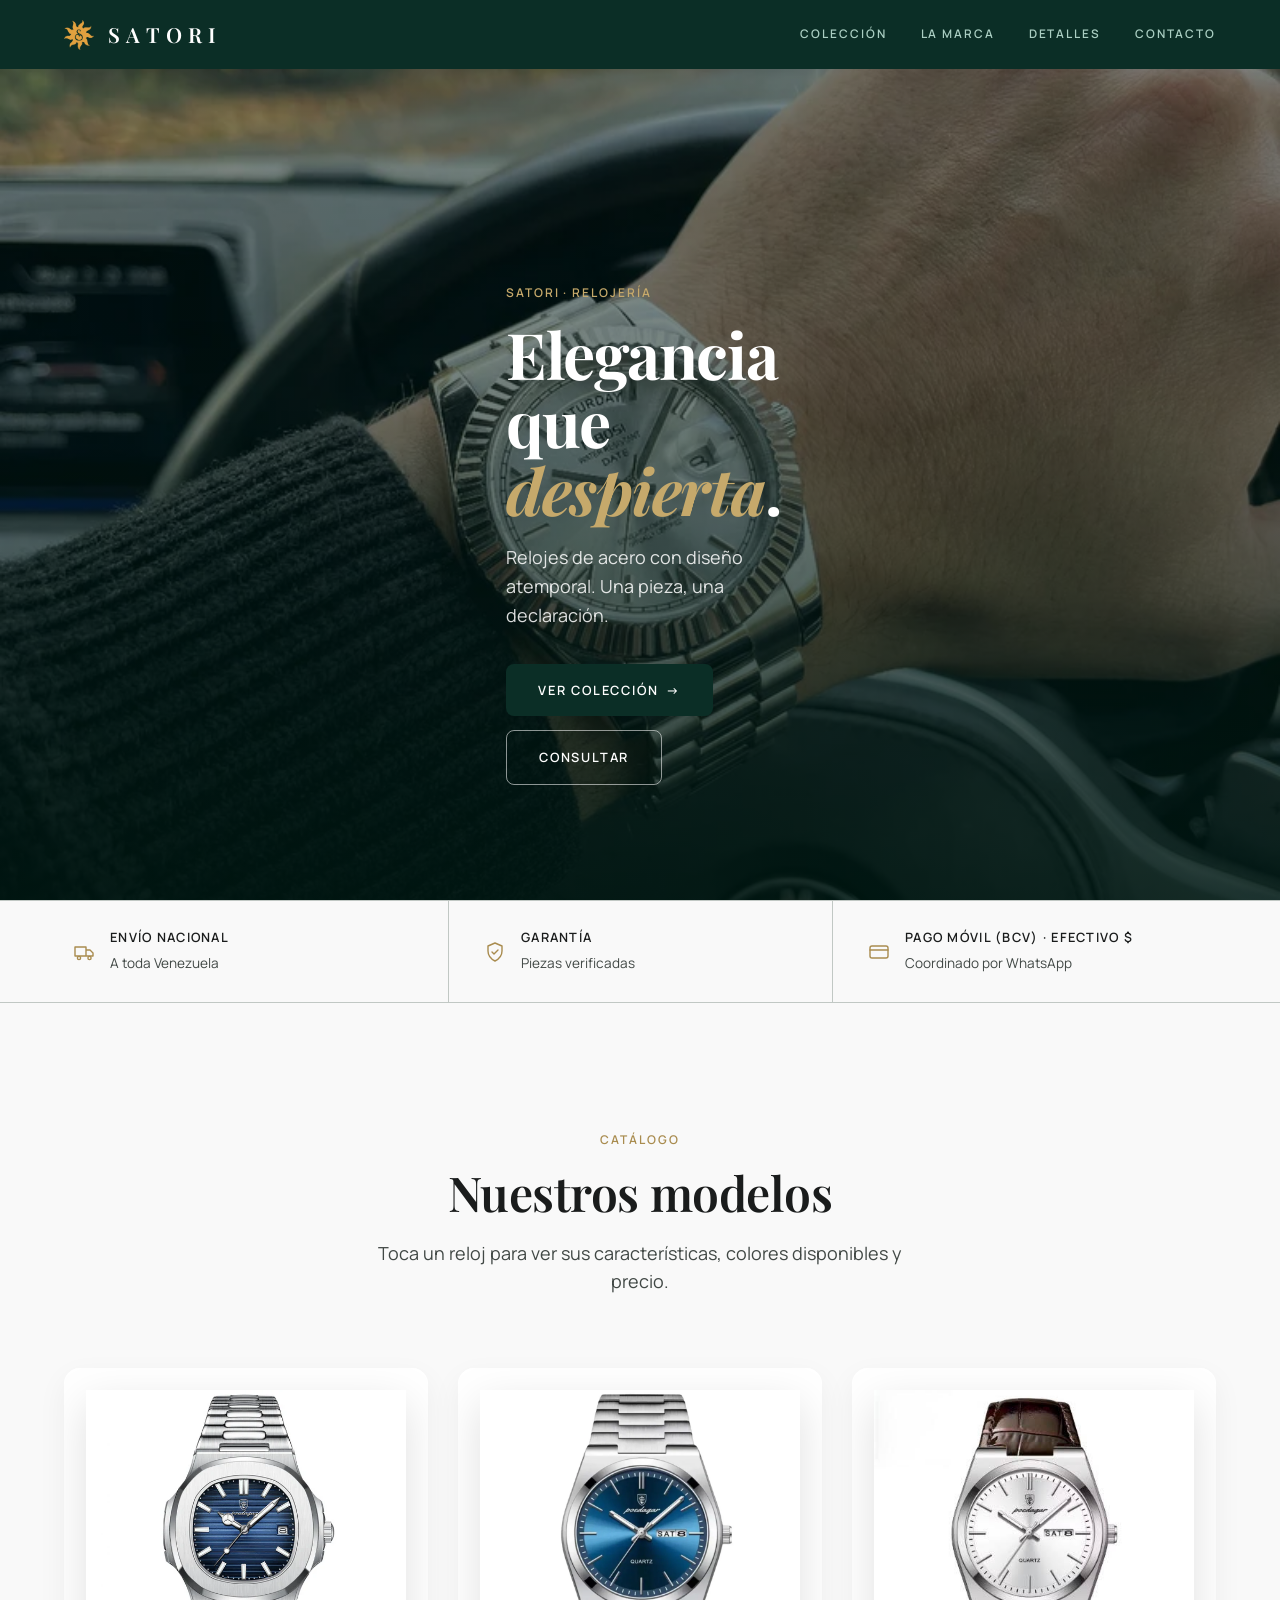
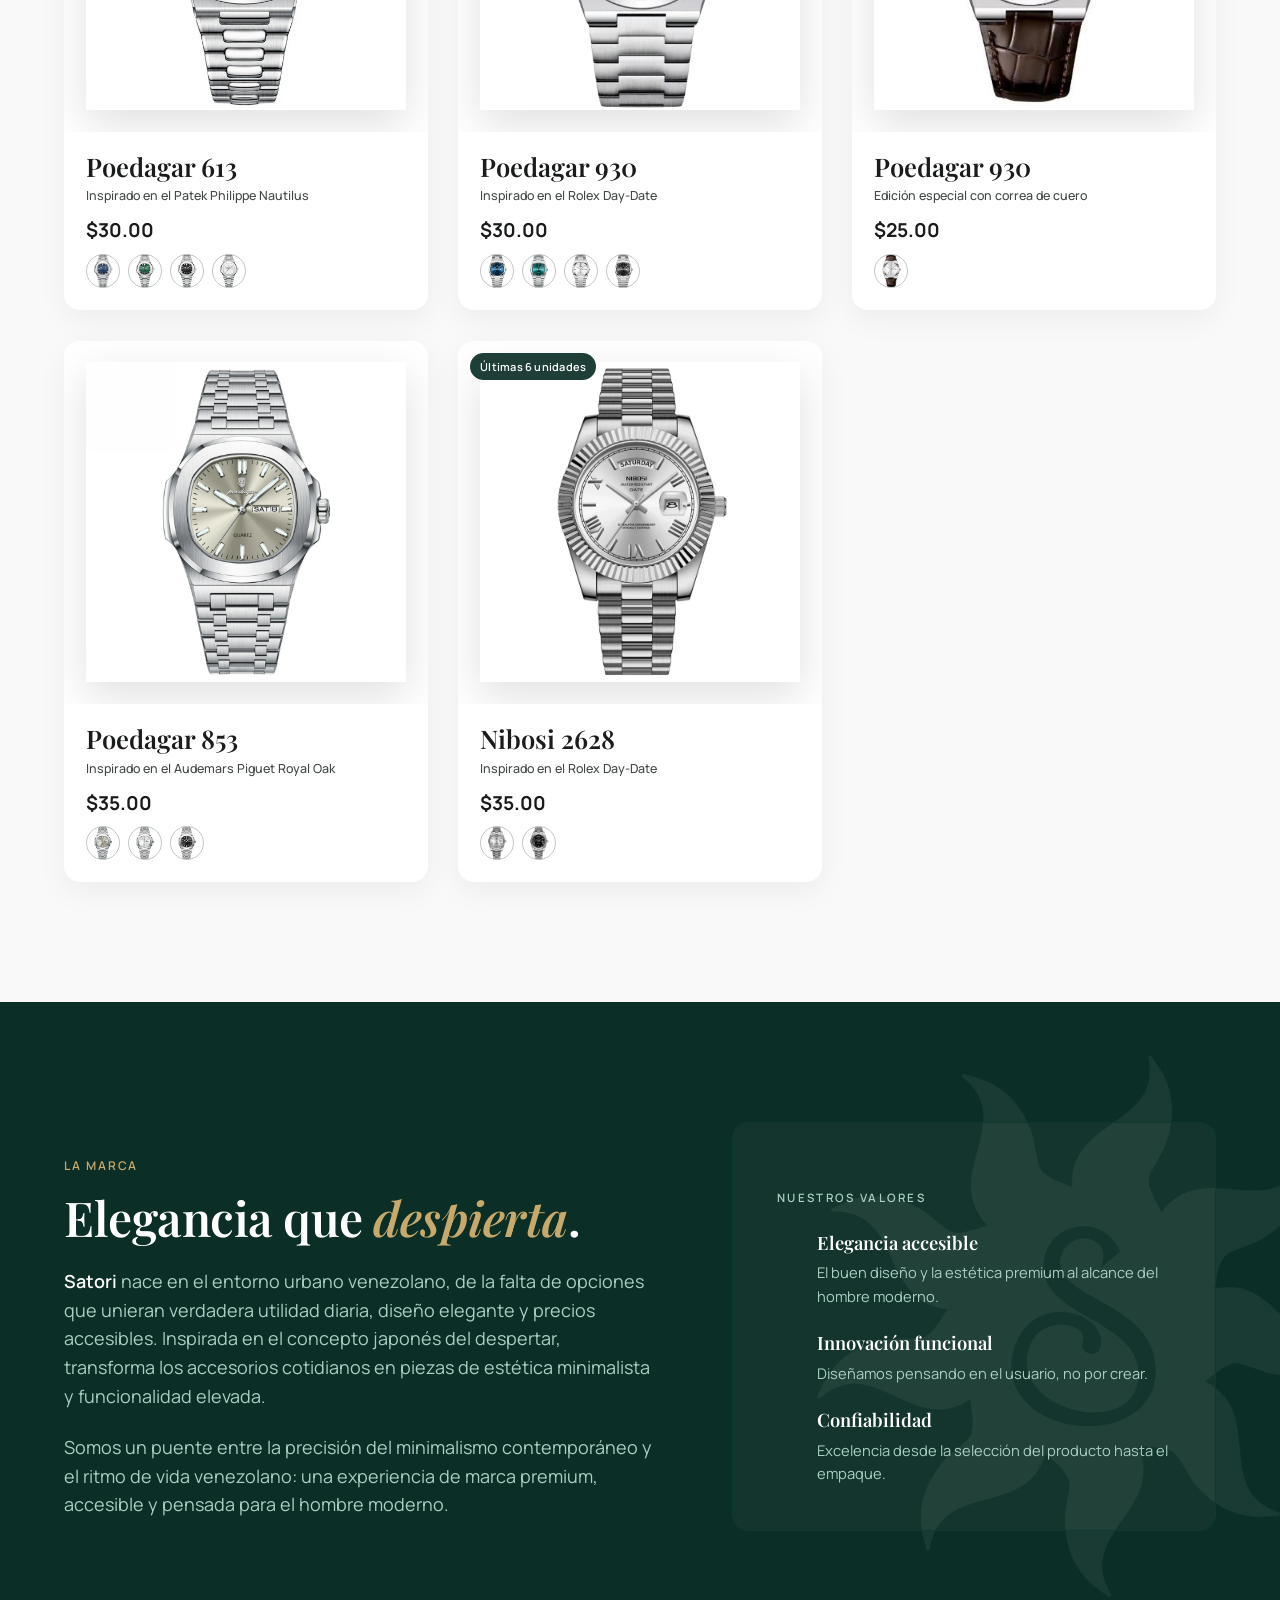
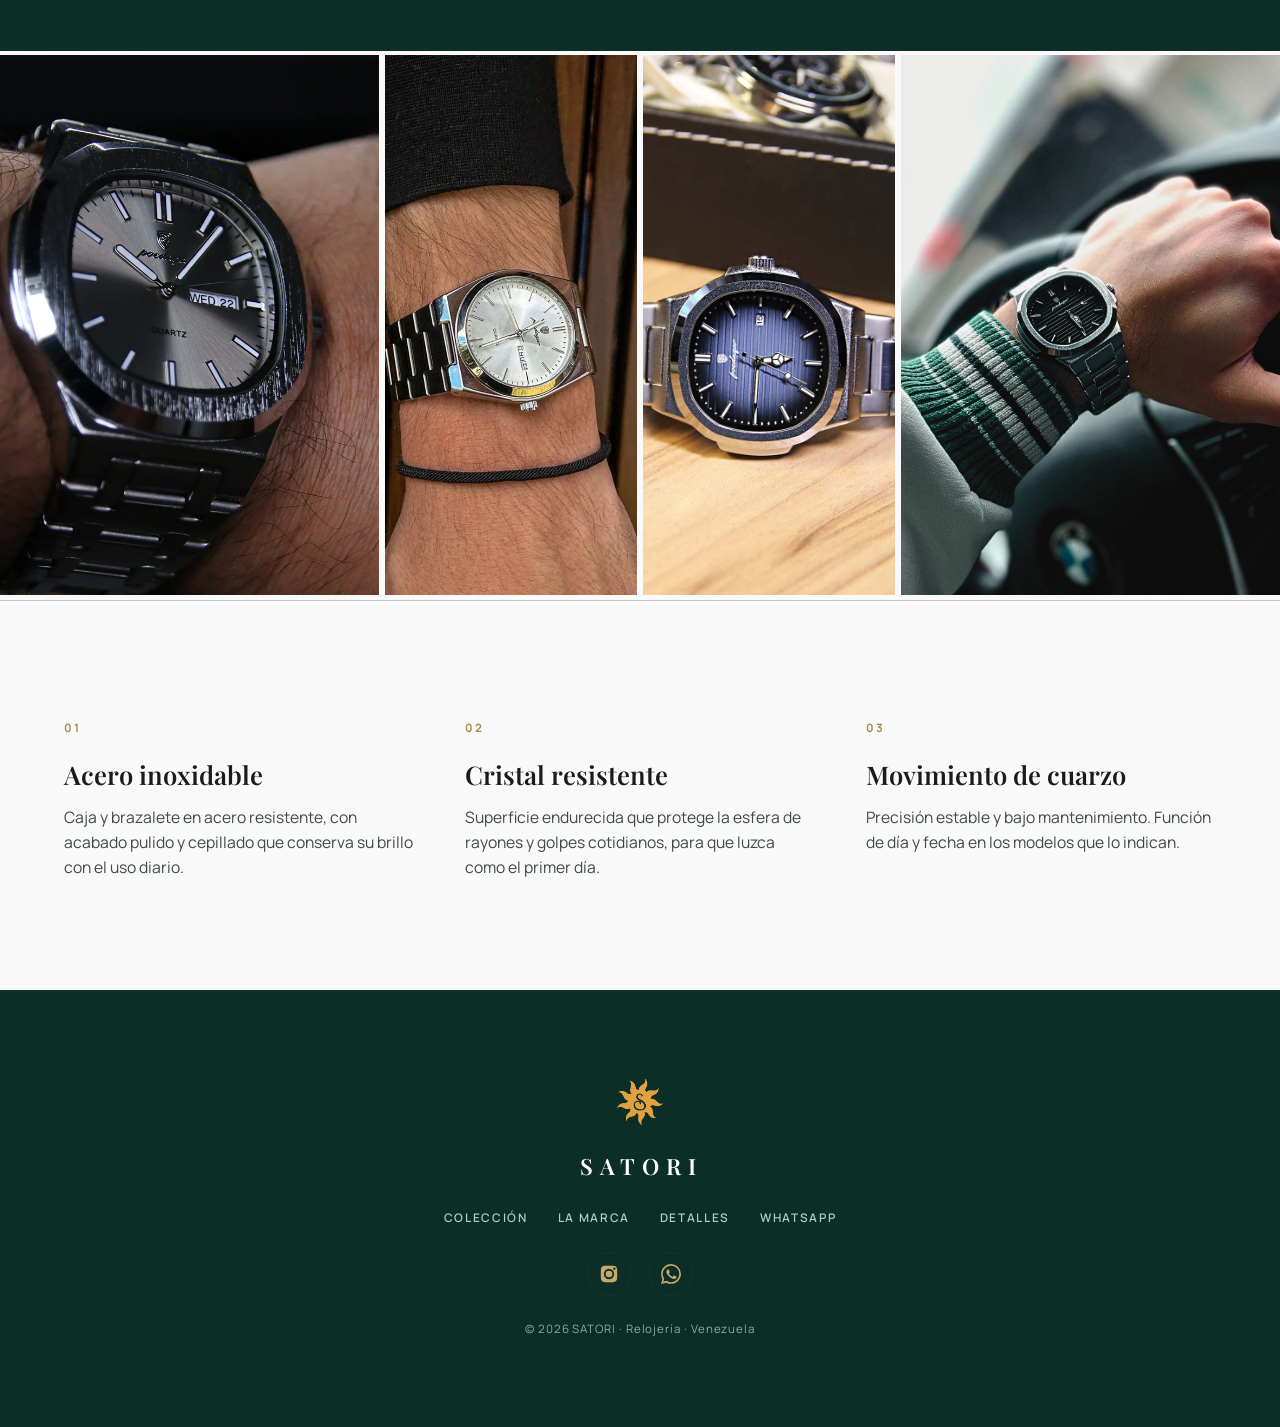
<file: index.html>
<!DOCTYPE html>
<html lang="es">
<head>
  <meta charset="UTF-8" />
  <meta name="viewport" content="width=device-width, initial-scale=1.0" />
  <title>SATORI — Relojería</title>
  <meta name="description" content="SATORI · Relojes de acero inoxidable con diseño atemporal. Catálogo de relojería en Venezuela." />

  <!-- Tipografías: Playfair Display (titulares) + Manrope (cuerpo/UI) -->
  <link rel="preconnect" href="https://fonts.googleapis.com" />
  <link rel="preconnect" href="https://fonts.gstatic.com" crossorigin />
  <link href="https://fonts.googleapis.com/css2?family=Playfair+Display:ital,wght@0,500;0,600;0,700;1,500;1,600&family=Manrope:wght@400;500;600;700&display=swap" rel="stylesheet" />

  <link rel="stylesheet" href="assets/css/styles.css" />
</head>
<body>

  <!-- ============================ HEADER ============================ -->
  <header class="header" id="header">
    <div class="wrap header__bar">
      <a class="brand" href="#top" aria-label="SATORI — inicio">
        <img class="brand__mark" src="assets/brand/logo-gold.png" alt="" />
        <span class="brand__name">Satori</span>
      </a>

      <nav class="nav" aria-label="Principal">
        <a href="#catalogo">Colección</a>
        <a href="#historia">La marca</a>
        <a href="#detalles">Detalles</a>
        <a href="#contacto">Contacto</a>
      </nav>

      <button class="menu-btn" id="menu-open" aria-label="Abrir menú">
        <svg viewBox="0 0 24 24" fill="none" stroke="currentColor" stroke-width="1.6" stroke-linecap="round"><path d="M4 7h16M4 12h16M4 17h16"/></svg>
      </button>
    </div>
  </header>

  <!-- Drawer móvil -->
  <div class="drawer" id="drawer" aria-hidden="true">
    <button class="drawer__close" id="menu-close" aria-label="Cerrar menú">
      <svg viewBox="0 0 24 24" fill="none" stroke="currentColor" stroke-width="1.6" stroke-linecap="round"><path d="M6 6l12 12M18 6L6 18"/></svg>
    </button>
    <nav aria-label="Menú móvil">
      <a href="#catalogo">Colección</a>
      <a href="#historia">La marca</a>
      <a href="#detalles">Detalles</a>
      <a href="#contacto">Contacto</a>
    </nav>
  </div>

  <main id="top">

    <!-- ============================ HERO ============================ -->
    <section class="hero">
      <div class="hero__media" style="background-image:url('assets/products/lifestyle/hero.webp')" role="img" aria-label="Reloj SATORI en la muñeca"></div>
      <div class="wrap hero__content">
        <p class="eyebrow">Satori · Relojería</p>
        <h1>Elegancia que <em>despierta</em>.</h1>
        <p class="hero__sub">Relojes de acero con diseño atemporal. Una pieza, una declaración.</p>
        <div class="hero__cta">
          <a class="btn btn--primary" href="#catalogo">Ver colección <span class="arrow">→</span></a>
          <a class="btn btn--ghost-light" data-wa target="_blank" rel="noopener" href="#">Consultar</a>
        </div>
      </div>
    </section>

    <!-- ======================= BARRA DE CONFIANZA ==================== -->
    <section class="trust">
      <div class="wrap trust__row">
        <div class="trust__item">
          <svg viewBox="0 0 24 24" fill="none" stroke="currentColor" stroke-width="1.4" stroke-linecap="round" stroke-linejoin="round"><path d="M3 7h11v9H3zM14 10h4l3 3v3h-7z"/><circle cx="7" cy="18" r="1.6"/><circle cx="17.5" cy="18" r="1.6"/></svg>
          <div><b>Envío nacional</b><span>A toda Venezuela</span></div>
        </div>
        <div class="trust__item">
          <svg viewBox="0 0 24 24" fill="none" stroke="currentColor" stroke-width="1.4" stroke-linecap="round" stroke-linejoin="round"><path d="M12 3l7 3v5c0 4.4-3 8-7 10-4-2-7-5.6-7-10V6z"/><path d="M9 12l2 2 4-4"/></svg>
          <div><b>Garantía</b><span>Piezas verificadas</span></div>
        </div>
        <div class="trust__item">
          <svg viewBox="0 0 24 24" fill="none" stroke="currentColor" stroke-width="1.4" stroke-linecap="round" stroke-linejoin="round"><rect x="3" y="6" width="18" height="12" rx="2"/><path d="M3 10h18"/></svg>
          <div><b>Pago Móvil (BCV) · Efectivo $</b><span>Coordinado por WhatsApp</span></div>
        </div>
      </div>
    </section>

    <!-- ============================ CATÁLOGO ========================= -->
    <section class="catalog" id="catalogo">
      <div class="wrap">
        <header class="catalog__head reveal">
          <p class="eyebrow">Catálogo</p>
          <h2 class="section-title">Nuestros modelos</h2>
          <p class="lede">Toca un reloj para ver sus características, colores disponibles y precio.</p>
        </header>

        <!-- Las colecciones y sus tarjetas se generan solas desde assets/js/products.js -->
        <div id="catalog-root"></div>
      </div>
    </section>

    <!-- ========================= HISTORIA DE MARCA =================== -->
    <section class="story" id="historia">
      <img class="story__mark" src="assets/brand/logo-gold.png" alt="" aria-hidden="true" />
      <div class="wrap story__inner">
        <div class="reveal">
          <p class="eyebrow">La marca</p>
          <h2>Elegancia que <em>despierta</em>.</h2>
          <p><strong>Satori</strong> nace en el entorno urbano venezolano, de la falta de opciones que unieran verdadera utilidad diaria, diseño elegante y precios accesibles. Inspirada en el concepto japonés del despertar, transforma los accesorios cotidianos en piezas de estética minimalista y funcionalidad elevada.</p>
          <p>Somos un puente entre la precisión del minimalismo contemporáneo y el ritmo de vida venezolano: una experiencia de marca premium, accesible y pensada para el hombre moderno.</p>
        </div>
        <div class="story__aside reveal">
          <p class="story__aside-title">Nuestros valores</p>
          <ul class="story__values">
            <li><b>Elegancia accesible</b><span>El buen diseño y la estética premium al alcance del hombre moderno.</span></li>
            <li><b>Innovación funcional</b><span>Diseñamos pensando en el usuario, no por crear.</span></li>
            <li><b>Confiabilidad</b><span>Excelencia desde la selección del producto hasta el empaque.</span></li>
          </ul>
        </div>
      </div>
    </section>

    <!-- ============================ GALERÍA ========================= -->
    <section class="gallery" aria-label="Galería">
      <div class="gallery__grid">
        <figure class="gallery__item gallery__item--wide reveal">
          <img src="assets/products/lifestyle/g1.webp" alt="Reloj SATORI Poedagar 613 sobre cojín" loading="lazy" />
        </figure>
        <figure class="gallery__item reveal">
          <img src="assets/products/lifestyle/g2.webp" alt="Reloj SATORI Poedagar 613 en su estuche" loading="lazy" />
        </figure>
        <figure class="gallery__item reveal">
          <img src="assets/products/lifestyle/g3.webp" alt="Reloj SATORI en ambiente" loading="lazy" />
        </figure>
      <figure class="gallery__item reveal">
       <img src="assets/products/lifestyle/g5.webp.jpg" alt="Reloj SATORI " loading="lazy">
      </figure>
      </div>
    </section>

    <!-- ============================ DETALLES ========================= -->
    <section class="features" id="detalles">
      <div class="wrap">
        <div class="features__grid">
          <div class="feature reveal">
            <span class="feature__num">01</span>
            <h3>Acero inoxidable</h3>
            <p>Caja y brazalete en acero resistente, con acabado pulido y cepillado que conserva su brillo con el uso diario.</p>
          </div>
          <div class="feature reveal">
            <span class="feature__num">02</span>
            <h3>Cristal resistente</h3>
            <p>Superficie endurecida que protege la esfera de rayones y golpes cotidianos, para que luzca como el primer día.</p>
          </div>
          <div class="feature reveal">
            <span class="feature__num">03</span>
            <h3>Movimiento de cuarzo</h3>
            <p>Precisión estable y bajo mantenimiento. Función de día y fecha en los modelos que lo indican.</p>
          </div>
        </div>
      </div>
    </section>

    <!-- ============================ FOOTER =========================== -->
    <footer class="footer" id="contacto">
      <div class="wrap footer__inner">
        <a class="brand" href="#top" aria-label="SATORI — inicio">
          <img class="brand__mark" src="assets/brand/logo-gold.png" alt="" />
        </a>
        <span class="brand__name">Satori</span>

        <nav class="footer__nav" aria-label="Pie de página">
          <a href="#catalogo">Colección</a>
          <a href="#historia">La marca</a>
          <a href="#detalles">Detalles</a>
          <a data-wa target="_blank" rel="noopener" href="#">WhatsApp</a>
        </nav>

        <div class="footer__social">
          <a href="https://www.instagram.com/satori.vnzl/" target="_blank" rel="noopener" aria-label="Instagram">
            <svg viewBox="0 0 24 24" fill="currentColor"><path d="M12 2.16c3.2 0 3.58.01 4.85.07 3.25.15 4.77 1.69 4.92 4.92.06 1.27.07 1.65.07 4.85s-.01 3.58-.07 4.85c-.15 3.23-1.66 4.77-4.92 4.92-1.27.06-1.64.07-4.85.07s-3.58-.01-4.85-.07c-3.26-.15-4.77-1.7-4.92-4.92C2.17 15.58 2.16 15.2 2.16 12s.01-3.58.07-4.85c.15-3.23 1.66-4.77 4.92-4.92C8.42 2.17 8.8 2.16 12 2.16Zm0 3.68A6.16 6.16 0 1 0 18.16 12 6.16 6.16 0 0 0 12 5.84Zm0 10.16A4 4 0 1 1 16 12a4 4 0 0 1-4 4Zm6.4-11.85a1.44 1.44 0 1 0 1.44 1.44 1.44 1.44 0 0 0-1.44-1.44Z"/></svg>
          </a>
          <a data-wa target="_blank" rel="noopener" href="#" aria-label="WhatsApp">
            <svg viewBox="0 0 24 24" fill="currentColor"><path d="M.06 24l1.68-6.13A11.87 11.87 0 0 1 .16 11.9C.16 5.34 5.5.01 12.05.01a11.82 11.82 0 0 1 8.41 3.49 11.82 11.82 0 0 1 3.48 8.41c0 6.56-5.34 11.9-11.9 11.9a11.9 11.9 0 0 1-5.69-1.45L.06 24Zm6.6-3.8c1.68 1 3.28 1.59 5.32 1.59 5.45 0 9.89-4.43 9.89-9.88a9.82 9.82 0 0 0-9.88-9.89C6.55 2 2.1 6.44 2.1 11.9c0 2.22.65 3.88 1.75 5.63l-.99 3.65 3.8-.98Zm11.39-5.46c-.3-.15-1.78-.88-2.06-.98s-.48-.15-.68.15-.78.98-.95 1.18-.35.22-.65.07a8.05 8.05 0 0 1-2.42-1.49 9 9 0 0 1-1.67-2.08c-.17-.3 0-.46.13-.61s.3-.35.45-.53a2 2 0 0 0 .3-.5.55.55 0 0 0-.02-.53c-.08-.15-.68-1.64-.93-2.24s-.5-.51-.68-.52h-.58a1.12 1.12 0 0 0-.8.38 3.37 3.37 0 0 0-1.05 2.51 5.88 5.88 0 0 0 1.23 3.11c.15.2 2.12 3.24 5.14 4.54a17 17 0 0 0 1.72.63 4.13 4.13 0 0 0 1.9.12c.58-.09 1.78-.73 2.03-1.43s.25-1.3.17-1.42-.27-.2-.57-.35Z"/></svg>
          </a>
        </div>

        <p class="footer__legal">© 2026 SATORI · Relojería · Venezuela</p>
      </div>
    </footer>

  </main>

  <!-- Datos primero, lógica después -->
  <script src="assets/js/products.js"></script>
  <script src="assets/js/main.js"></script>
</body>
</html>
</file>
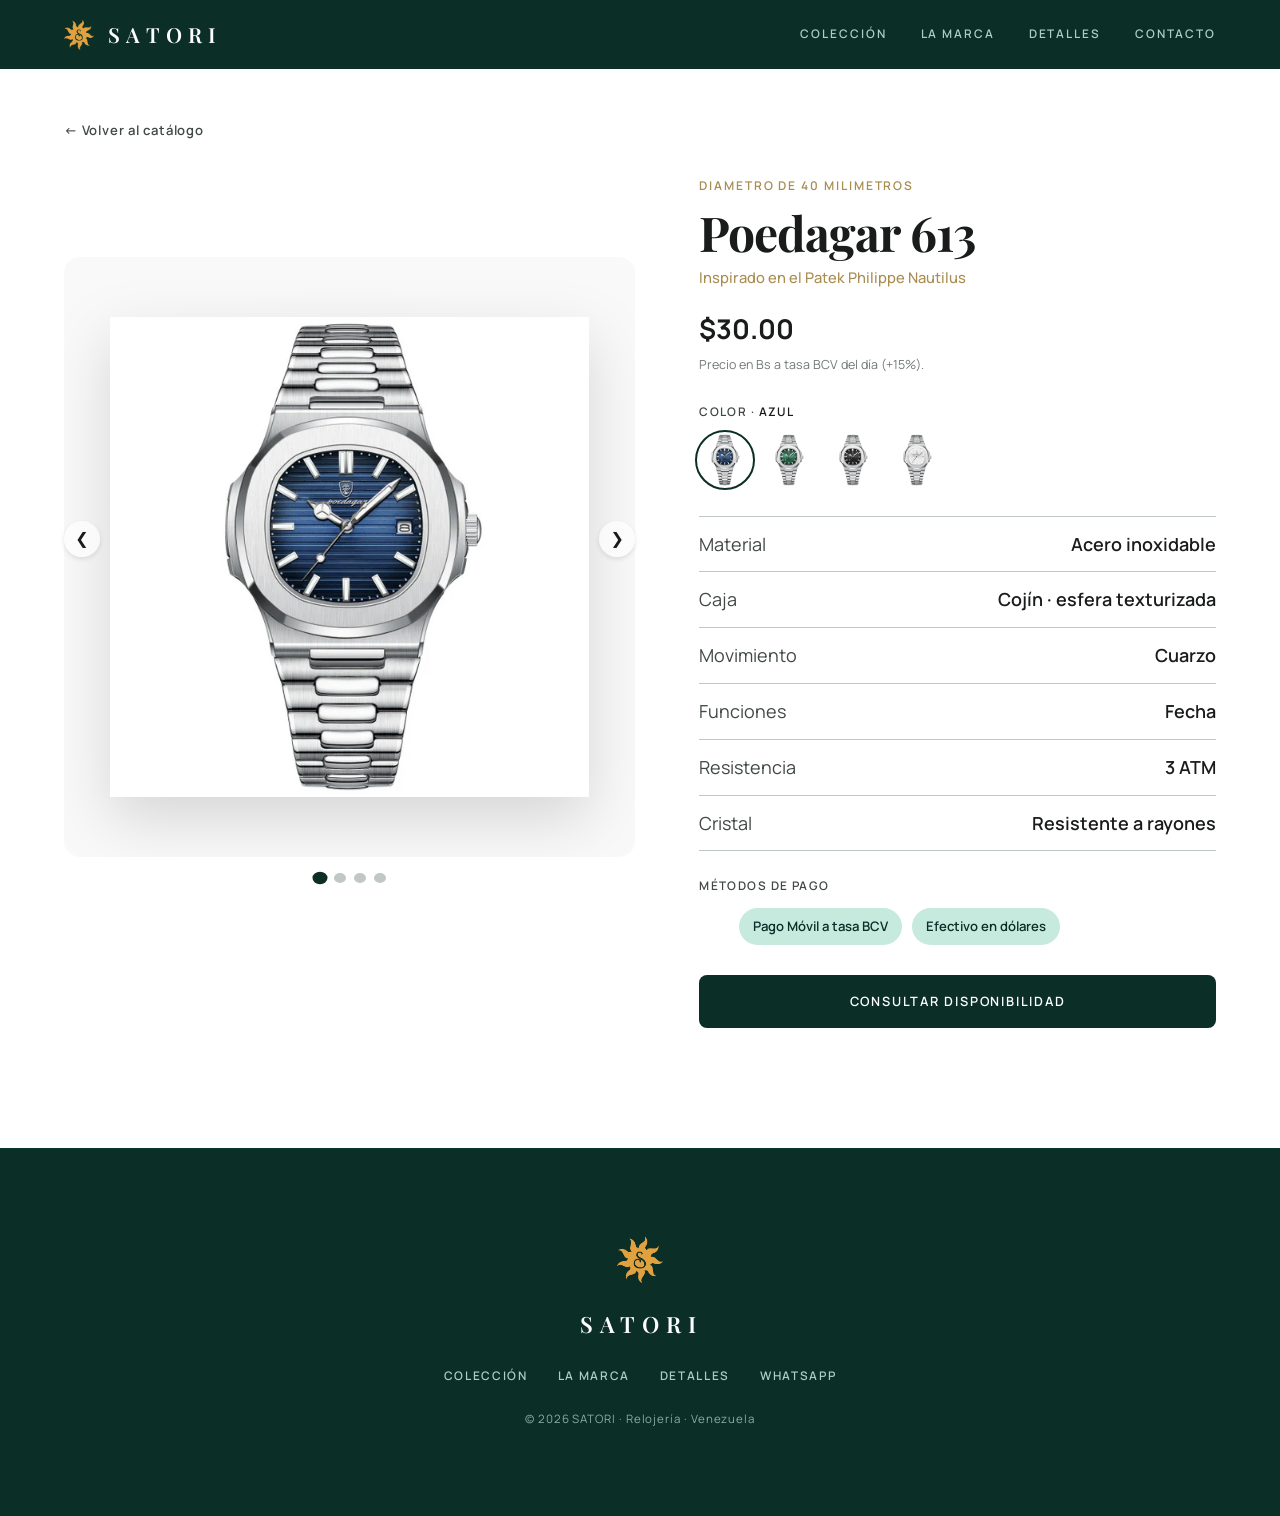
<file: producto.html>
<!DOCTYPE html>
<html lang="es">
<head>
  <meta charset="UTF-8" />
  <meta name="viewport" content="width=device-width, initial-scale=1.0" />
  <title>SATORI — Producto</title>
  <meta name="description" content="Detalle de producto — SATORI Relojería." />

  <link rel="preconnect" href="https://fonts.googleapis.com" />
  <link rel="preconnect" href="https://fonts.gstatic.com" crossorigin />
  <link href="https://fonts.googleapis.com/css2?family=Playfair+Display:ital,wght@0,500;0,600;0,700;1,500;1,600&family=Manrope:wght@400;500;600;700&display=swap" rel="stylesheet" />

  <link rel="stylesheet" href="assets/css/styles.css" />
</head>
<body>

  <!-- HEADER -->
  <header class="header" id="header">
    <div class="wrap header__bar">
      <a class="brand" href="index.html" aria-label="SATORI — inicio">
        <img class="brand__mark" src="assets/brand/logo-gold.png" alt="" />
        <span class="brand__name">Satori</span>
      </a>
      <nav class="nav" aria-label="Principal">
        <a href="index.html#catalogo">Colección</a>
        <a href="index.html#historia">La marca</a>
        <a href="index.html#detalles">Detalles</a>
        <a href="index.html#contacto">Contacto</a>
      </nav>
      <button class="menu-btn" id="menu-open" aria-label="Abrir menú">
        <svg viewBox="0 0 24 24" fill="none" stroke="currentColor" stroke-width="1.6" stroke-linecap="round"><path d="M4 7h16M4 12h16M4 17h16"/></svg>
      </button>
    </div>
  </header>

  <div class="drawer" id="drawer" aria-hidden="true">
    <button class="drawer__close" id="menu-close" aria-label="Cerrar menú">
      <svg viewBox="0 0 24 24" fill="none" stroke="currentColor" stroke-width="1.6" stroke-linecap="round"><path d="M6 6l12 12M18 6L6 18"/></svg>
    </button>
    <nav aria-label="Menú móvil">
      <a href="index.html#catalogo">Colección</a>
      <a href="index.html#historia">La marca</a>
      <a href="index.html#detalles">Detalles</a>
      <a href="index.html#contacto">Contacto</a>
    </nav>
  </div>

  <!-- La ficha se arma sola desde products.js según ?id=... -->
  <main id="product-root" class="product-page"></main>

  <!-- FOOTER -->
  <footer class="footer" id="contacto">
    <div class="wrap footer__inner">
      <a class="brand" href="index.html" aria-label="SATORI — inicio">
        <img class="brand__mark" src="assets/brand/logo-gold.png" alt="" />
      </a>
      <span class="brand__name">Satori</span>
      <nav class="footer__nav" aria-label="Pie de página">
        <a href="index.html#catalogo">Colección</a>
        <a href="index.html#historia">La marca</a>
        <a href="index.html#detalles">Detalles</a>
        <a data-wa target="_blank" rel="noopener" href="#">WhatsApp</a>
      </nav>
      <p class="footer__legal">© 2026 SATORI · Relojería · Venezuela</p>
    </div>
  </footer>

  <script src="assets/js/products.js"></script>
  <script src="assets/js/producto.js"></script>
</body>
</html>
</file>
<file: assets/css/styles.css>
/* ============================================================
   SATORI — Sistema de diseño "Minimalist Luxury"
   Fondo blanco · verde bosque profundo · acento oro
   Tipografía: Playfair Display (titulares) + Manrope (cuerpo)
   Todo se controla desde las variables (tokens) de abajo.
   ============================================================ */

:root {
  /* --- Superficies (claras) --- */
  --surface:        #f9f9f9;   /* fondo base */
  --white:          #ffffff;   /* tarjetas / showcase de producto */
  --surface-low:    #f3f3f3;   /* bloques con leve cambio tonal */
  --surface-cont:   #eeeeee;
  --surface-high:   #e8e8e8;

  /* --- Texto --- */
  --on-surface:     #1a1c1c;   /* texto principal */
  --on-variant:     #414845;   /* texto secundario */
  --outline:        #717975;
  --outline-variant:#c1c8c4;   /* bordes sutiles */

  /* --- Verde bosque (anclas / secciones inmersivas / footer) --- */
  --primary:        #001812;
  --primary-cont:   #0b2e26;   /* verde principal */
  --primary-tint:   #0d3a30;   /* verde un poco más claro (bordes en verde) */
  --on-primary:     #ffffff;
  --primary-fixed:  #c6eade;
  --primary-fixed-dim:#aacec2;

  /* --- Acento oro (micro-interacciones, chips, iconos) --- */
  --gold:           #c6a96b;
  --gold-dark:      #a98c4f;

  /* --- Tipografía --- */
  --f-display: "Playfair Display", Georgia, serif;
  --f-body:    "Manrope", system-ui, sans-serif;

  /* --- Escala de tamaños --- */
  --t-hero:  clamp(2.6rem, 6.4vw, 4rem);   /* headline-xl (64px máx) */
  --t-h2:    clamp(2rem, 4.4vw, 3rem);     /* headline-lg (48px) */
  --t-h3:    clamp(1.35rem, 2vw, 2rem);    /* headline-md (32px) */
  --t-body-lg: 1.125rem;                   /* 18px */
  --t-body:  1rem;                         /* 16px */
  --t-label: 0.75rem;                      /* 12px */

  /* --- Espaciado --- */
  --gutter: 24px;
  --edge: clamp(20px, 5vw, 64px);          /* margen lateral (20 móvil / 64 desktop) */
  --section: clamp(72px, 11vw, 120px);     /* section-gap 120px */
  --maxw: 1280px;

  /* --- Forma y profundidad --- */
  --r-sm: 8px;    /* botones */
  --r-md: 12px;
  --r-lg: 16px;   /* tarjetas / contenedores */
  --shadow-hover: 0 20px 40px rgba(0,0,0,.06);   /* sombra ambiente suave */
  --shadow-soft:  0 10px 30px rgba(0,0,0,.05);
}

/* ============================================================
   Reset y base
   ============================================================ */
*, *::before, *::after { box-sizing: border-box; }
* { margin: 0; }
html { scroll-behavior: smooth; -webkit-text-size-adjust: 100%; }

body {
  font-family: var(--f-body);
  font-size: var(--t-body-lg);
  line-height: 1.6;
  color: var(--on-surface);
  background: var(--surface);
  -webkit-font-smoothing: antialiased;
  text-rendering: optimizeLegibility;
  overflow-x: hidden;
}

img { display: block; max-width: 100%; height: auto; }
a { color: inherit; text-decoration: none; }
button { font: inherit; color: inherit; cursor: pointer; background: none; border: none; }

::selection { background: var(--primary-cont); color: var(--on-primary); }

:focus-visible {
  outline: 2px solid var(--gold);
  outline-offset: 3px;
  border-radius: 2px;
}

.wrap { width: 100%; max-width: var(--maxw); margin-inline: auto; padding-inline: var(--edge); }

/* Etiqueta pequeña (label-sm): Manrope, mayúsculas, tracking */
.eyebrow {
  font-family: var(--f-body);
  font-size: var(--t-label);
  font-weight: 600;
  letter-spacing: .16em;
  text-transform: uppercase;
  color: var(--gold-dark);
}

.section-title {
  font-family: var(--f-display);
  font-weight: 600;
  font-size: var(--t-h2);
  line-height: 1.15;
  letter-spacing: -.01em;
  color: var(--on-surface);
}

.lede { color: var(--on-variant); max-width: 48ch; font-size: var(--t-body-lg); }

/* ============================================================
   Botones
   ============================================================ */
.btn {
  display: inline-flex; align-items: center; gap: .6em;
  padding: 16px 32px;
  font-family: var(--f-body);
  font-size: .8rem;
  font-weight: 600;
  letter-spacing: .14em;
  text-transform: uppercase;
  border-radius: var(--r-sm);
  transition: transform .25s ease, background .25s ease, color .25s ease, border-color .25s ease, box-shadow .25s ease;
}
.btn:active { transform: translateY(1px); }

.btn--primary { background: var(--primary-cont); color: var(--on-primary); }
.btn--primary:hover { background: var(--primary); box-shadow: var(--shadow-soft); }

.btn--ghost { border: 1px solid var(--primary-cont); color: var(--primary-cont); }
.btn--ghost:hover { background: var(--primary-cont); color: var(--on-primary); }

.btn .arrow { transition: transform .25s ease; }
.btn:hover .arrow { transform: translateX(4px); }

/* ============================================================
   Header (verde bosque, texto claro; sombra al hacer scroll)
   ============================================================ */
.header {
  position: fixed; inset: 0 0 auto 0; z-index: 50;
  background: var(--primary-cont);
  transition: box-shadow .35s ease, background .35s ease;
}
.header.is-scrolled { box-shadow: 0 6px 24px rgba(0,0,0,.14); }
.header__bar {
  display: flex; align-items: center; justify-content: space-between;
  padding-block: 18px;
}
.brand { display: inline-flex; align-items: center; gap: 12px; }
.brand__mark { width: 30px; height: 30px; }
.brand__name {
  font-family: var(--f-display); font-weight: 600;
  font-size: 1.3rem; letter-spacing: .3em; text-transform: uppercase;
  color: var(--on-primary); padding-left: .1em;
}
.nav { display: flex; align-items: center; gap: 34px; }
.nav a {
  font-family: var(--f-body); font-size: .74rem; font-weight: 600;
  letter-spacing: .16em; text-transform: uppercase; color: var(--primary-fixed-dim);
  transition: color .2s ease;
}
.nav a:hover { color: var(--gold); }

.menu-btn { display: none; width: 40px; height: 40px; align-items: center; justify-content: center; color: var(--gold); }
.menu-btn svg { width: 24px; height: 24px; }

/* Drawer móvil */
.drawer {
  position: fixed; inset: 0; z-index: 60;
  background: var(--primary-cont);
  display: flex; flex-direction: column; justify-content: center;
  padding: var(--edge);
  transform: translateX(100%); transition: transform .5s cubic-bezier(.4,0,.2,1);
}
.drawer.is-open { transform: translateX(0); }
.drawer__close { position: absolute; top: 22px; right: var(--edge); width: 40px; height: 40px; color: var(--gold); }
.drawer nav { display: flex; flex-direction: column; gap: 8px; }
.drawer nav a {
  font-family: var(--f-display); font-size: 2rem; color: var(--on-primary);
  padding-block: 10px; border-bottom: 1px solid var(--primary-tint);
}
.drawer nav a:hover { color: var(--gold); }

/* ============================================================
   Hero (foto lifestyle a pantalla completa + overlay verde)
   ============================================================ */
.hero {
  position: relative; min-height: 100svh;
  display: grid; align-items: flex-end;
  padding-top: 96px; padding-bottom: clamp(56px, 9vw, 120px);
  overflow: hidden;
}
.hero__media { position: absolute; inset: 0; background-position: center; background-size: cover; background-repeat: no-repeat; }
.hero__media::after {
  content: ""; position: absolute; inset: 0;
  background: linear-gradient(180deg, rgba(0,24,18,.45) 0%, rgba(0,24,18,.55) 45%, rgba(0,24,18,.86) 100%);
}
.hero__content { position: relative; z-index: 1; max-width: 36ch; color: var(--on-primary); }
.hero__content .eyebrow { display: inline-block; margin-bottom: 18px; color: var(--gold); }
.hero h1 {
  font-family: var(--f-display); font-weight: 700;
  font-size: var(--t-hero); line-height: 1.06; letter-spacing: -.02em;
  color: #fff; margin-bottom: 20px;
}
.hero h1 em { font-style: italic; color: var(--gold); }
.hero__sub { color: rgba(255,255,255,.85); font-size: var(--t-body-lg); margin-bottom: 34px; }
.hero__cta { display: flex; flex-wrap: wrap; gap: 14px; }

/* Botón "ghost" sobre fondo oscuro */
.btn--ghost-light { border: 1px solid rgba(255,255,255,.55); color: #fff; }
.btn--ghost-light:hover { background: #fff; color: var(--primary-cont); }

/* ============================================================
   Barra de confianza (clara)
   ============================================================ */
.trust { background: var(--surface); border-block: 1px solid var(--outline-variant); }
.trust__row { display: grid; grid-template-columns: repeat(3, 1fr); }
.trust__item {
  display: flex; align-items: center; gap: 14px;
  padding: 26px 8px;
}
.trust__item + .trust__item { border-left: 1px solid var(--outline-variant); padding-left: 34px; }
.trust__item svg { width: 24px; height: 24px; color: var(--gold-dark); flex: none; }
.trust__item b {
  color: var(--on-surface); font-weight: 600; display: block;
  font-size: .8rem; letter-spacing: .1em; text-transform: uppercase;
}
.trust__item span { color: var(--on-variant); font-size: .85rem; }

/* ============================================================
   Catálogo
   ============================================================ */
.catalog { padding-block: var(--section); background: var(--surface); }
.catalog__head { text-align: center; margin-bottom: clamp(48px, 6vw, 72px); }
.catalog__head .eyebrow { display: inline-block; margin-bottom: 16px; }
.catalog__head .lede { margin: 18px auto 0; }

/* Cabecera de cada colección (Deluxe / Oak / Signature) */
.collection + .collection { margin-top: clamp(56px, 8vw, 104px); }
.collection__head {
  display: flex; align-items: baseline; justify-content: space-between;
  gap: 20px 32px; flex-wrap: wrap;
  padding-bottom: 20px; margin-bottom: clamp(28px, 4vw, 44px);
  border-bottom: 1px solid var(--outline-variant);
}
.collection__head > div { display: flex; align-items: baseline; gap: 16px; }
.collection__idx { font-family: var(--f-body); font-weight: 700; font-size: .85rem; letter-spacing: .16em; color: var(--gold-dark); }
.collection__name { font-family: var(--f-display); font-weight: 600; font-size: clamp(1.7rem, 3.4vw, 2.6rem); line-height: 1; letter-spacing: -.01em; color: var(--on-surface); }
.collection__tag { font-family: var(--f-body); font-size: .78rem; font-weight: 500; letter-spacing: .06em; text-transform: uppercase; color: var(--on-variant); max-width: 44ch; }

.grid { display: grid; grid-template-columns: repeat(3, 1fr); gap: clamp(20px, 2.4vw, 32px); }

/* Tarjeta: la foto y el nombre llevan a la ficha; abajo, miniaturas
   circulares (imagen real) de cada color. Sin bordes; imagen completa. */
.card { position: relative; display: flex; flex-direction: column; background: var(--white); border-radius: var(--r-lg); overflow: hidden; box-shadow: var(--shadow-soft); transition: transform .4s cubic-bezier(.2,.7,.2,1), box-shadow .4s ease; }
.card:hover { transform: translateY(-6px); box-shadow: var(--shadow-hover); }
.card__main { display: flex; flex-direction: column; flex: 1; color: inherit; }

.card__media { position: relative; aspect-ratio: 1; display: grid; place-items: center; background: var(--white); overflow: hidden; }
.card__media img { width: 88%; height: 88%; object-fit: contain; transition: transform .6s cubic-bezier(.2,.7,.2,1); filter: drop-shadow(0 14px 22px rgba(0,0,0,.12)); }
.card:hover .card__media img { transform: scale(1.05); }
.card__ph { position: absolute; inset: 0; display: none; flex-direction: column; align-items: center; justify-content: center; gap: 12px; color: var(--outline); }
.card__media.is-missing img { display: none; }
.card__media.is-missing .card__ph { display: flex; }
.card__ph svg { width: 52px; height: 52px; color: var(--gold); opacity: .8; }
.card__ph span { font-family: var(--f-body); font-size: .64rem; font-weight: 600; letter-spacing: .22em; text-transform: uppercase; }

.card__body { padding: 20px 22px 8px; display: flex; flex-direction: column; gap: 5px; }
.card__name { font-family: var(--f-display); font-weight: 600; font-size: var(--t-h3); line-height: 1.15; color: var(--on-surface); }
.card__insp { font-size: .78rem; color: var(--on-variant); font-weight: 500; }
.price { font-family: var(--f-body); margin-top: 4px; }
.price__now { color: var(--on-surface); font-size: 1.2rem; font-weight: 700; }

/* Miniaturas circulares de color (imagen real del reloj) */
.card__media .badge { position: absolute; top: 12px; left: 12px; z-index: 2;
  font-size: 11px; font-weight: 600; letter-spacing: .02em; padding: 5px 10px;
  border-radius: 999px; background: rgba(11,46,38,.92); color: #fff; backdrop-filter: blur(4px); }
.card__media .badge--out { background: rgba(70,70,70,.92); }
.card__swatches { display: flex; gap: 8px; padding: 0 22px 22px; flex-wrap: wrap; }
.cswatch { width: 34px; height: 34px; border-radius: 50%; overflow: hidden; background: var(--surface-low); outline: 1px solid var(--outline-variant); outline-offset: -1px; transition: outline-color .2s ease, transform .2s ease; }
.cswatch:hover { outline: 2px solid var(--primary-cont); transform: scale(1.08); }
.cswatch img { width: 100%; height: 100%; object-fit: cover; }

/* ============================================================
   Ficha de producto (producto.html)
   ============================================================ */
.product-page { padding-top: 92px; padding-bottom: var(--section); background: var(--white); min-height: 100svh; }
.pd__back { display: inline-block; margin: 28px 0 8px; font-size: .82rem; font-weight: 600; letter-spacing: .06em; color: var(--on-variant); }
.pd__back:hover { color: var(--primary-cont); }

.pd { display: grid; grid-template-columns: 1.05fr .95fr; gap: clamp(28px, 5vw, 72px); align-items: start; padding-top: 12px; }

/* Galería: carrusel con scroll horizontal táctil (swipe) */
.pd__gallery { position: sticky; top: 96px; }
.pd__carousel {
  display: flex; overflow-x: auto; scroll-snap-type: x mandatory;
  -webkit-overflow-scrolling: touch; border-radius: var(--r-lg);
  background: radial-gradient(60% 55% at 50% 42%, var(--surface-low), var(--surface) 72%);
  scrollbar-width: none;
}
.pd__carousel::-webkit-scrollbar { display: none; }
.slide { position: relative; flex: 0 0 100%; scroll-snap-align: center; aspect-ratio: 1; display: grid; place-items: center; }
.slide img { width: 84%; height: 84%; object-fit: contain; filter: drop-shadow(0 22px 30px rgba(0,0,0,.14)); }
.slide__ph { display: none; font-family: var(--f-body); font-weight: 700; letter-spacing: .3em; color: var(--outline-variant); }
.slide.is-missing img { display: none; }
.slide.is-missing .slide__ph { display: block; }
.pd__cdots { display: flex; gap: 8px; justify-content: center; margin-top: 16px; }
.cdot { width: 10px; height: 10px; border-radius: 50%; background: var(--outline-variant); transition: background .2s ease, transform .2s ease; cursor: pointer; }
.cdot.is-active { background: var(--primary-cont); transform: scale(1.25); }

/* Información */
.pd__info { padding-top: 8px; }
.pd__info .eyebrow { display: inline-block; margin-bottom: 12px; }
.pd__name { font-family: var(--f-display); font-weight: 700; font-size: clamp(2rem, 4vw, 3rem); line-height: 1.05; letter-spacing: -.02em; color: var(--on-surface); }
.pd__insp { margin-top: 8px; color: var(--gold-dark); font-weight: 500; font-size: .92rem; }
.pd__price { margin-top: 18px; display: flex; align-items: baseline; gap: 14px; flex-wrap: wrap; }
.pd__price .price__now { font-size: 1.7rem; }
.pd__bs { font-weight: 600; color: var(--on-variant); }
.pd__bsnote { margin-top: 4px; font-size: .78rem; color: var(--outline); }

.pd__variants { margin-top: 28px; }
.pd__label { font-family: var(--f-body); font-size: .74rem; font-weight: 600; letter-spacing: .12em; text-transform: uppercase; color: var(--on-variant); margin-bottom: 12px; }
.pd__label span { color: var(--on-surface); }
.swatches { display: flex; gap: 12px; flex-wrap: wrap; }
.swatch { width: 52px; height: 52px; border-radius: 50%; overflow: hidden; background: var(--surface-low); outline: 2px solid transparent; outline-offset: 2px; transition: outline-color .2s ease, transform .2s ease; }
.swatch:hover { outline-color: var(--outline-variant); transform: scale(1.06); }
.swatch.is-active { outline-color: var(--primary-cont); }
.swatch img { width: 100%; height: 100%; object-fit: cover; }

.pd__specs { margin-top: 30px; border-top: 1px solid var(--outline-variant); }
.spec { display: flex; justify-content: space-between; gap: 16px; padding: 13px 0; border-bottom: 1px solid var(--outline-variant); }
.spec span { color: var(--on-variant); }
.spec b { color: var(--on-surface); font-weight: 600; text-align: right; }

.pd__pay { margin-top: 26px; }
.pd__pay ul { list-style: none; display: flex; flex-wrap: wrap; gap: 10px; }
.pd__pay li { font-size: .82rem; font-weight: 600; color: var(--primary-cont); background: var(--primary-fixed); padding: 8px 14px; border-radius: 100px; }

.pd__cta { margin-top: 30px; width: 100%; justify-content: center; }

/* ============================================================
   Historia de marca (sección inmersiva verde bosque)
   ============================================================ */
.story { position: relative; padding-block: var(--section); overflow: hidden; background: var(--primary-cont); color: var(--on-primary); }
.story__inner {
  position: relative; z-index: 1;
  display: grid; grid-template-columns: 1.1fr .9fr; gap: clamp(32px, 6vw, 96px); align-items: center;
}
.story__mark {
  position: absolute; z-index: 0; right: -6%; top: 50%; transform: translateY(-50%);
  width: min(540px, 58vw); opacity: .06; pointer-events: none; filter: brightness(0) invert(1);
}
.story .eyebrow { color: var(--gold); }
.story h2 { font-family: var(--f-display); font-weight: 600; font-size: var(--t-h2); line-height: 1.12; letter-spacing: -.01em; margin-top: 16px; }
.story h2 em { font-style: italic; color: var(--gold); }
.story p { color: var(--primary-fixed-dim); margin-top: 22px; }
.story p strong { color: var(--on-primary); font-weight: 600; }
.story__aside { padding: clamp(28px,5vw,44px); border: 1px solid var(--primary-tint); border-radius: var(--r-lg); background: rgba(255,255,255,.03); }
.story__aside-title { font-family: var(--f-body); font-size: .72rem; font-weight: 600; letter-spacing: .2em; text-transform: uppercase; color: var(--gold); margin-bottom: 20px; }
.story__values { list-style: none; display: flex; flex-direction: column; gap: 20px; }
.story__values li { display: flex; flex-direction: column; gap: 4px; }
.story__values b { color: var(--on-primary); font-weight: 600; font-family: var(--f-display); font-size: 1.15rem; }
.story__values span { color: var(--primary-fixed-dim); font-size: .92rem; }

/* ============================================================
   Galería lifestyle (Mosaico Asimétrico Full-Bleed)
   ============================================================ */

.gallery {
    background: var(--surface);
    padding: 0.3rem 0; /* Un poco de espacio arriba y abajo */
}

.gallery__grid {
    display: grid;
    grid-template-columns: 1.5fr 1fr 1fr 1.5fr; 
    gap: 6px;
    width: 100%;
    /* Eliminamos el max-height de aquí para que no pelee con las fotos */
}

.gallery__item {
    position: relative;
    margin: 0;
    overflow: hidden;
    background: var(--surface-cont);
    width: 100%;
    height: 60vh; /* Forzamos a que todas tengan esta altura exacta y controlada */
    
    /* ¡MUY IMPORTANTE! Asegúrate de NO tener aspect-ratio: 3/4; aquí */
}

.gallery__item img {
    width: 100%;
    height: 100%;
    object-fit: cover; 
    display: block;
    transition: transform .9s cubic-bezier(.2,.7,.2,1);
}

.gallery__item:hover img {
    transform: scale(1.06);
}

/* ============================================================
   Detalles / beneficios (claro)
   ============================================================ */
.features { background: var(--surface); border-top: 1px solid var(--outline-variant); padding-block: clamp(64px,9vw,110px); }
.features__grid { display: grid; grid-template-columns: repeat(3, 1fr); gap: clamp(24px,4vw,64px); }
.feature__num { font-family: var(--f-body); font-weight: 700; font-size: .72rem; letter-spacing: .18em; color: var(--gold-dark); }
.feature h3 { font-family: var(--f-display); font-weight: 600; font-size: var(--t-h3); margin-block: 14px 10px; color: var(--on-surface); }
.feature p { color: var(--on-variant); font-size: .98rem; }

/* ============================================================
   Footer (verde bosque)
   ============================================================ */
.footer { background: var(--primary-cont); border-top: 1px solid var(--primary-tint); padding-block: clamp(56px,8vw,88px); color: var(--on-primary); }
.footer__inner { display: flex; flex-direction: column; align-items: center; gap: 24px; text-align: center; }
.footer .brand__mark { width: 46px; height: 46px; }
.footer .brand__name { font-size: 1.4rem; color: var(--on-primary); }
.footer__nav { display: flex; flex-wrap: wrap; gap: 30px; justify-content: center; }
.footer__nav a { font-family: var(--f-body); font-size: .74rem; font-weight: 600; letter-spacing: .14em; text-transform: uppercase; color: var(--primary-fixed-dim); }
.footer__nav a:hover { color: var(--gold); }
.footer__social { display: flex; gap: 18px; }
.footer__social a { width: 44px; height: 44px; display: grid; place-items: center; border: 1px solid var(--primary-tint); border-radius: 100px; color: var(--gold); transition: background .25s ease, color .25s ease; }
.footer__social a:hover { background: var(--gold); color: var(--primary-cont); }
.footer__social svg { width: 20px; height: 20px; }
.footer__legal { font-family: var(--f-body); font-size: .72rem; letter-spacing: .08em; color: var(--primary-fixed-dim); opacity: .8; }

/* ============================================================
   Animación de entrada (scroll reveal)
   ============================================================ */
.reveal { opacity: 0; transform: translateY(22px); transition: opacity .7s ease, transform .7s ease; }
.reveal.is-in { opacity: 1; transform: none; }


/* ============================================================
   Responsive
   ============================================================ */
@media (max-width: 900px) {
  .nav { display: none; }
  .menu-btn { display: inline-flex; }
  .grid { grid-template-columns: repeat(2, 1fr); }
  .story__inner { grid-template-columns: 1fr; }
  .features__grid { grid-template-columns: 1fr; gap: 40px; }
  .trust__row { grid-template-columns: 1fr; }
  .trust__item + .trust__item { border-left: none; border-top: 1px solid var(--outline-variant); padding-left: 8px; }
  .gallery__grid { grid-template-columns: 1fr 1fr; }
  .gallery__item--wide { grid-column: span 2; aspect-ratio: 16/9; }
  .pd { grid-template-columns: 1fr; gap: 32px; }
  .pd__gallery { position: static; top: auto; }
}
@media (max-width: 560px) {
  .grid { grid-template-columns: 1fr; }
  .gallery__grid { grid-template-columns: 1fr; }
  .gallery__item--wide { grid-column: span 1; aspect-ratio: 3/4; }
  .collection__head { flex-direction: column; align-items: flex-start; }
}

@media (prefers-reduced-motion: reduce) {
  * { scroll-behavior: auto !important; }
  .reveal { opacity: 1; transform: none; transition: none; }
  .card, .card__media img, .btn, .btn .arrow, .gallery__item img { transition: none !important; }
}

/* ============================================================
   Flechas interactivas carrusel para la izquierda o la derecha
   ============================================================ */

   /* Estilo base para las flechas del carrusel */
.carousel-arrow {
  position: absolute;
  top: 45%; /* Centrado verticalmente respecto a la imagen */
  transform: translateY(-50%);
  background: rgba(255, 255, 255, 0.7); /* Fondo blanco semitransparente */
  color: #1a1a1a; /* Color de la flecha */
  border: none;
  border-radius: 50%;
  width: 36px;
  height: 36px;
  font-size: 16px;
  cursor: pointer;
  z-index: 10; /* Asegura que estén por encima de la imagen */
  display: flex;
  align-items: center;
  justify-content: center;
  transition: background 0.2s ease, transform 0.2s ease;
  box-shadow: 0 2px 5px rgba(0,0,0,0.1);
}

.carousel-arrow:hover {
  background: rgba(255, 255, 255, 1);
  transform: translateY(-50%) scale(1.1); /* Efecto de crecimiento al pasar el mouse */
}

/* Posiciones específicas */
.prev-arrow {
  left: 0px; /* Separación del borde izquierdo */
}

.next-arrow {
  right: 0px; /* Separación del borde derecho */
}
</file>
